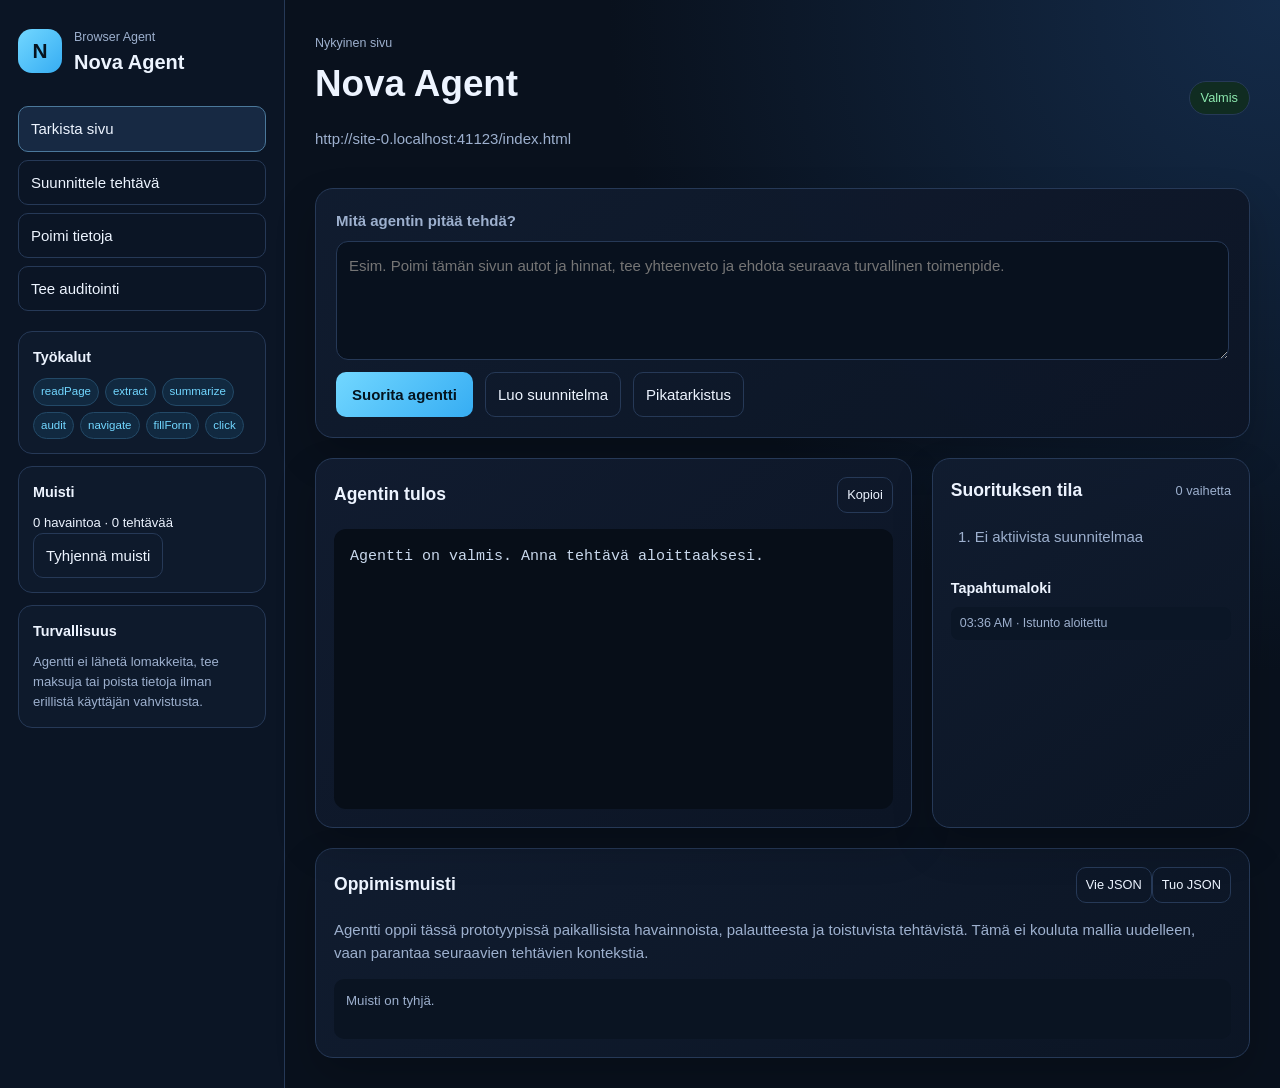
<file: index.html>
<!doctype html>
<html lang="fi">
<head>
  <meta charset="utf-8">
  <meta name="viewport" content="width=device-width,initial-scale=1">
  <title>Nova Agent</title>
  <meta name="description" content="Paikallinen selaimessa toimiva agentti: suunnittelu, työkalut, muisti ja turvallinen suoritus.">
  <link rel="stylesheet" href="styles.css">
</head>
<body>
  <div class="app-shell">
    <aside class="sidebar">
      <div class="brand"><span class="brand-mark">N</span><div><small>Browser Agent</small><h1>Nova Agent</h1></div></div>
      <nav class="nav" aria-label="Agentin tilat">
        <button class="nav-item active" data-mode="inspect">Tarkista sivu</button>
        <button class="nav-item" data-mode="plan">Suunnittele tehtävä</button>
        <button class="nav-item" data-mode="extract">Poimi tietoja</button>
        <button class="nav-item" data-mode="audit">Tee auditointi</button>
      </nav>
      <section class="side-card"><h3>Työkalut</h3><div class="tools"><span>readPage</span><span>extract</span><span>summarize</span><span>audit</span><span>navigate</span><span>fillForm</span><span>click</span></div></section>
      <section class="side-card"><h3>Muisti</h3><p id="memoryStats">0 havaintoa · 0 tehtävää</p><button id="clearMemory" class="small-button">Tyhjennä muisti</button></section>
      <section class="side-card"><h3>Turvallisuus</h3><p class="muted">Agentti ei lähetä lomakkeita, tee maksuja tai poista tietoja ilman erillistä käyttäjän vahvistusta.</p></section>
    </aside>

    <main class="workspace">
      <header class="topbar"><div><small class="label">Nykyinen sivu</small><h2 id="pageTitle">Nova Agent</h2><p id="pageUrl" class="muted"></p></div><span id="agentState" class="state ready">Valmis</span></header>
      <section class="task-card">
        <label for="taskInput">Mitä agentin pitää tehdä?</label>
        <textarea id="taskInput" rows="4" placeholder="Esim. Poimi tämän sivun autot ja hinnat, tee yhteenveto ja ehdota seuraava turvallinen toimenpide."></textarea>
        <div class="actions"><button id="runTask" class="primary">Suorita agentti</button><button id="planTask" class="secondary">Luo suunnitelma</button><button id="inspectTask" class="secondary">Pikatarkistus</button></div>
      </section>
      <section class="grid">
        <article class="panel output-panel"><div class="panel-title"><h3>Agentin tulos</h3><button id="copyOutput" class="icon-button">Kopioi</button></div><pre id="output">Agentti on valmis. Anna tehtävä aloittaaksesi.</pre><div id="approval" class="approval hidden"><strong>Vahvistusta tarvitaan</strong><p id="approvalText"></p><button id="approveAction" class="primary">Hyväksy toiminto</button><button id="rejectAction" class="secondary">Hylkää</button></div></article>
        <aside class="panel"><div class="panel-title"><h3>Suorituksen tila</h3><span id="stepCount">0 vaihetta</span></div><ol id="planList" class="plan-list"><li>Ei aktiivista suunnitelmaa</li></ol><h3 class="subheading">Tapahtumaloki</h3><ul id="logList" class="log-list"></ul></aside>
      </section>
      <section class="panel memory-panel"><div class="panel-title"><h3>Oppimismuisti</h3><div><button id="exportMemory" class="icon-button">Vie JSON</button><button id="importMemory" class="icon-button">Tuo JSON</button><input id="memoryFile" type="file" accept="application/json" hidden></div></div><p class="muted">Agentti oppii tässä prototyypissä paikallisista havainnoista, palautteesta ja toistuvista tehtävistä. Tämä ei kouluta mallia uudelleen, vaan parantaa seuraavien tehtävien kontekstia.</p><div id="memoryPreview" class="memory-preview">Muisti on tyhjä.</div></section>
    </main>
  </div>
  <script src="app.js"></script>
</body>
</html>
</file>
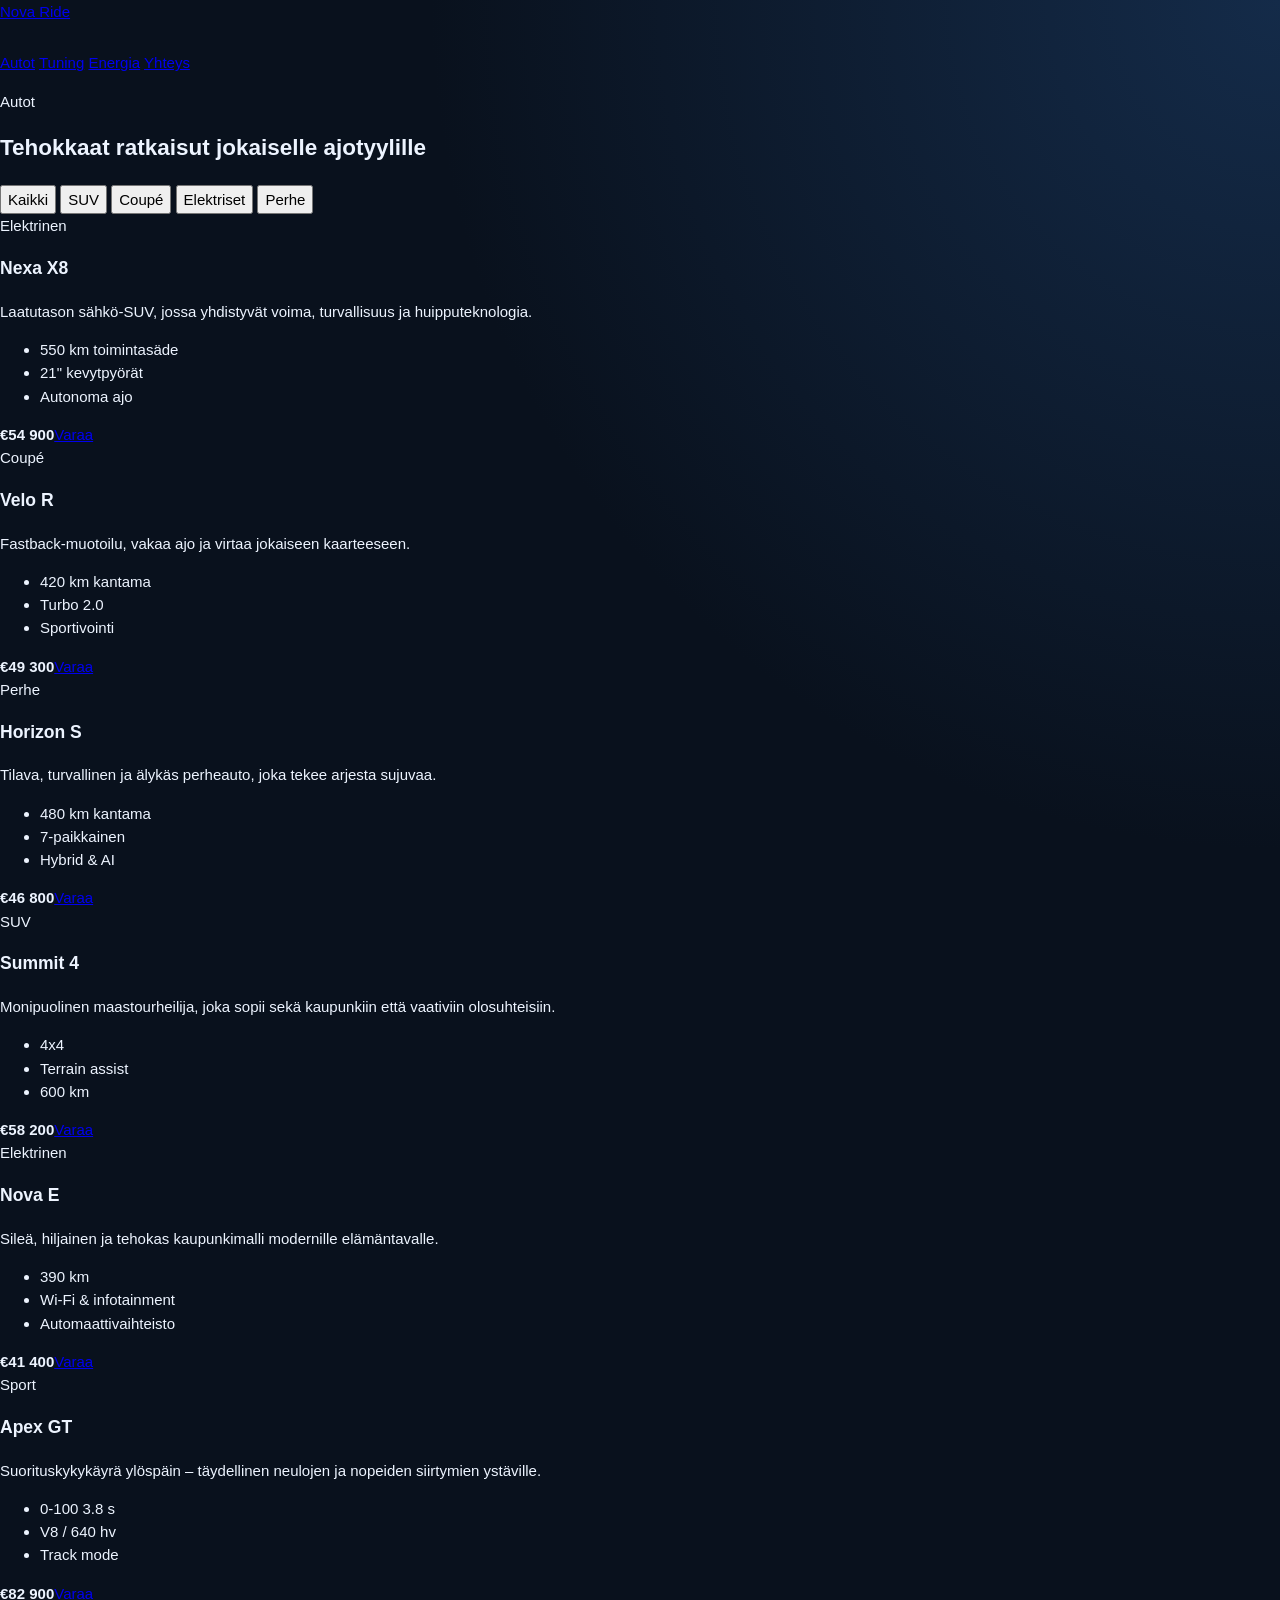
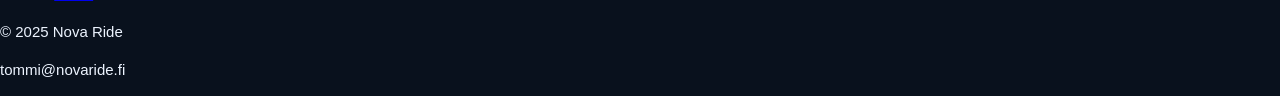
<file: catalog.html>
<!DOCTYPE html>
<html lang="fi">
  <head>
    <meta charset="UTF-8" />
    <meta name="viewport" content="width=device-width, initial-scale=1.0" />
    <title>Autot | Nova Ride</title>
    <link rel="stylesheet" href="styles.css" />
  </head>
  <body>
    <header class="site-header">
      <div class="container nav-wrap">
        <a class="brand" href="index.html">Nova Ride</a>
        <nav class="main-nav" aria-label="Päävalikko">
          <a href="catalog.html">Autot</a>
          <a href="tuning.html">Tuning</a>
          <a href="solar.html">Energia</a>
          <a href="contact.html">Yhteys</a>
        </nav>
      </div>
    </header>

    <main class="page-shell">
      <section class="page-hero small-hero">
        <div class="container">
          <p class="eyebrow">Autot</p>
          <h1>Tehokkaat ratkaisut jokaiselle ajotyylille</h1>
        </div>
      </section>

      <section class="section-spacing">
        <div class="container">
          <div class="filter-row" aria-label="Suodattimet">
            <button class="chip active">Kaikki</button>
            <button class="chip">SUV</button>
            <button class="chip">Coupé</button>
            <button class="chip">Elektriset</button>
            <button class="chip">Perhe</button>
          </div>

          <div class="card-grid three-up">
            <article class="product-card showcase">
              <div class="badge">Elektrinen</div>
              <h3>Nexa X8</h3>
              <p>Laatutason sähkö-SUV, jossa yhdistyvät voima, turvallisuus ja huipputeknologia.</p>
              <ul>
                <li>550 km toimintasäde</li>
                <li>21&quot; kevytpyörät</li>
                <li>Autonoma ajo</li>
              </ul>
              <div class="price-row"><strong>€54 900</strong><a href="contact.html">Varaa</a></div>
            </article>

            <article class="product-card showcase">
              <div class="badge">Coupé</div>
              <h3>Velo R</h3>
              <p>Fastback-muotoilu, vakaa ajo ja virtaa jokaiseen kaarteeseen.</p>
              <ul>
                <li>420 km kantama</li>
                <li>Turbo 2.0</li>
                <li>Sportivointi</li>
              </ul>
              <div class="price-row"><strong>€49 300</strong><a href="contact.html">Varaa</a></div>
            </article>

            <article class="product-card showcase">
              <div class="badge">Perhe</div>
              <h3>Horizon S</h3>
              <p>Tilava, turvallinen ja älykäs perheauto, joka tekee arjesta sujuvaa.</p>
              <ul>
                <li>480 km kantama</li>
                <li>7-paikkainen</li>
                <li>Hybrid & AI</li>
              </ul>
              <div class="price-row"><strong>€46 800</strong><a href="contact.html">Varaa</a></div>
            </article>

            <article class="product-card showcase">
              <div class="badge">SUV</div>
              <h3>Summit 4</h3>
              <p>Monipuolinen maastourheilija, joka sopii sekä kaupunkiin että vaativiin olosuhteisiin.</p>
              <ul>
                <li>4x4</li>
                <li>Terrain assist</li>
                <li>600 km</li>
              </ul>
              <div class="price-row"><strong>€58 200</strong><a href="contact.html">Varaa</a></div>
            </article>

            <article class="product-card showcase">
              <div class="badge">Elektrinen</div>
              <h3>Nova E</h3>
              <p>Sileä, hiljainen ja tehokas kaupunkimalli modernille elämäntavalle.</p>
              <ul>
                <li>390 km</li>
                <li>Wi-Fi & infotainment</li>
                <li>Automaattivaihteisto</li>
              </ul>
              <div class="price-row"><strong>€41 400</strong><a href="contact.html">Varaa</a></div>
            </article>

            <article class="product-card showcase">
              <div class="badge">Sport</div>
              <h3>Apex GT</h3>
              <p>Suorituskykykäyrä ylöspäin – täydellinen neulojen ja nopeiden siirtymien ystäville.</p>
              <ul>
                <li>0-100 3.8 s</li>
                <li>V8 / 640 hv</li>
                <li>Track mode</li>
              </ul>
              <div class="price-row"><strong>€82 900</strong><a href="contact.html">Varaa</a></div>
            </article>
          </div>
        </div>
      </section>
    </main>

    <footer class="site-footer">
      <div class="container footer-inner">
        <p>© 2025 Nova Ride</p>
        <p>tommi@novaride.fi</p>
      </div>
    </footer>
  </body>
</html>
</file>
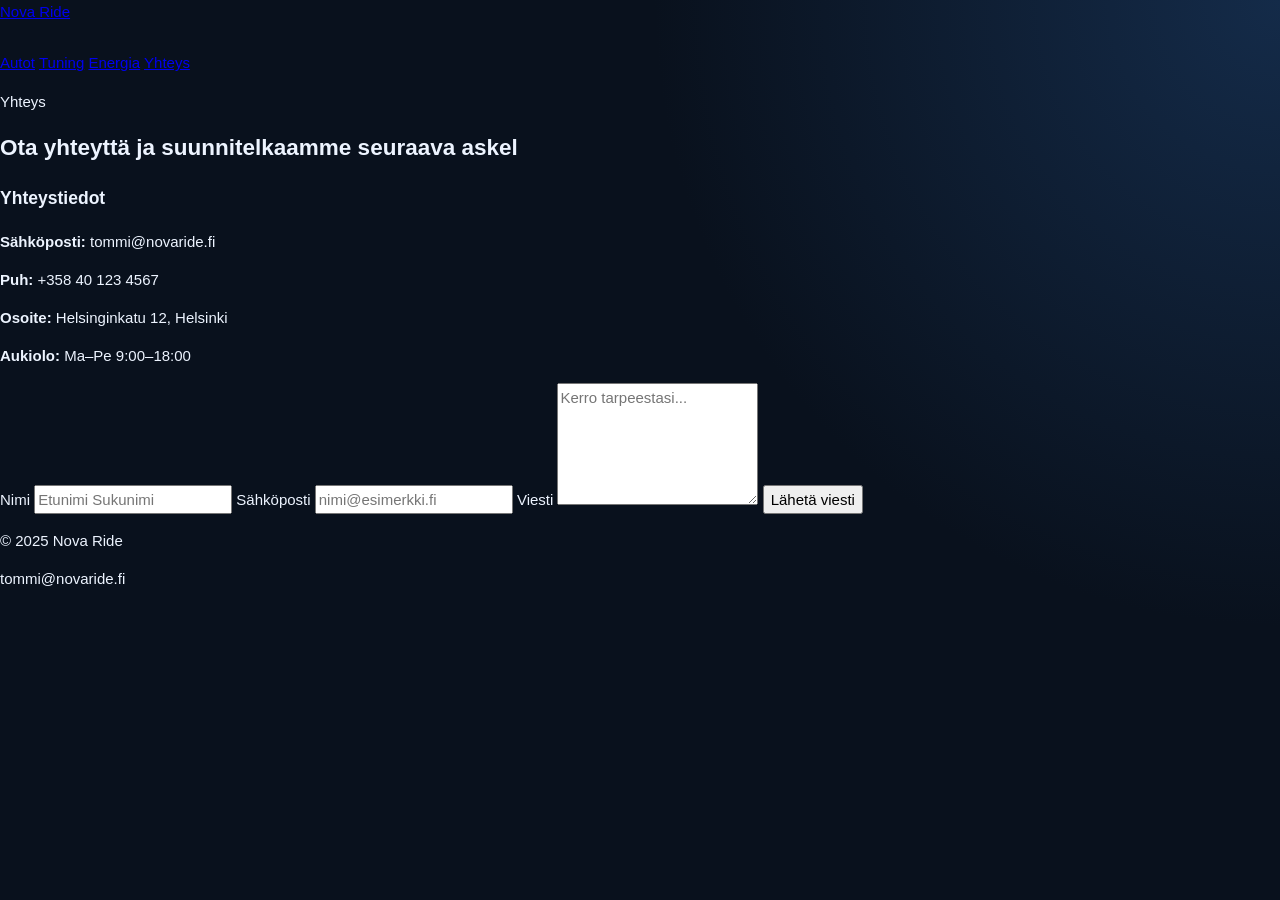
<file: contact.html>
<!DOCTYPE html>
<html lang="fi">
  <head>
    <meta charset="UTF-8" />
    <meta name="viewport" content="width=device-width, initial-scale=1.0" />
    <title>Yhteys | Nova Ride</title>
    <link rel="stylesheet" href="styles.css" />
  </head>
  <body>
    <header class="site-header">
      <div class="container nav-wrap">
        <a class="brand" href="index.html">Nova Ride</a>
        <nav class="main-nav" aria-label="Päävalikko">
          <a href="catalog.html">Autot</a>
          <a href="tuning.html">Tuning</a>
          <a href="solar.html">Energia</a>
          <a href="contact.html">Yhteys</a>
        </nav>
      </div>
    </header>

    <main class="page-shell">
      <section class="page-hero small-hero">
        <div class="container">
          <p class="eyebrow">Yhteys</p>
          <h1>Ota yhteyttä ja suunnitelkaamme seuraava askel</h1>
        </div>
      </section>

      <section class="section-spacing">
        <div class="container contact-layout">
          <div class="contact-card">
            <h3>Yhteystiedot</h3>
            <p><strong>Sähköposti:</strong> tommi@novaride.fi</p>
            <p><strong>Puh:</strong> +358 40 123 4567</p>
            <p><strong>Osoite:</strong> Helsinginkatu 12, Helsinki</p>
            <p><strong>Aukiolo:</strong> Ma–Pe 9:00–18:00</p>
          </div>

          <form class="contact-form">
            <label>
              Nimi
              <input type="text" name="name" placeholder="Etunimi Sukunimi" />
            </label>
            <label>
              Sähköposti
              <input type="email" name="email" placeholder="nimi@esimerkki.fi" />
            </label>
            <label>
              Viesti
              <textarea name="message" rows="5" placeholder="Kerro tarpeestasi..."></textarea>
            </label>
            <button type="submit" class="button button-primary">Lähetä viesti</button>
          </form>
        </div>
      </section>
    </main>

    <footer class="site-footer">
      <div class="container footer-inner">
        <p>© 2025 Nova Ride</p>
        <p>tommi@novaride.fi</p>
      </div>
    </footer>
  </body>
</html>
</file>
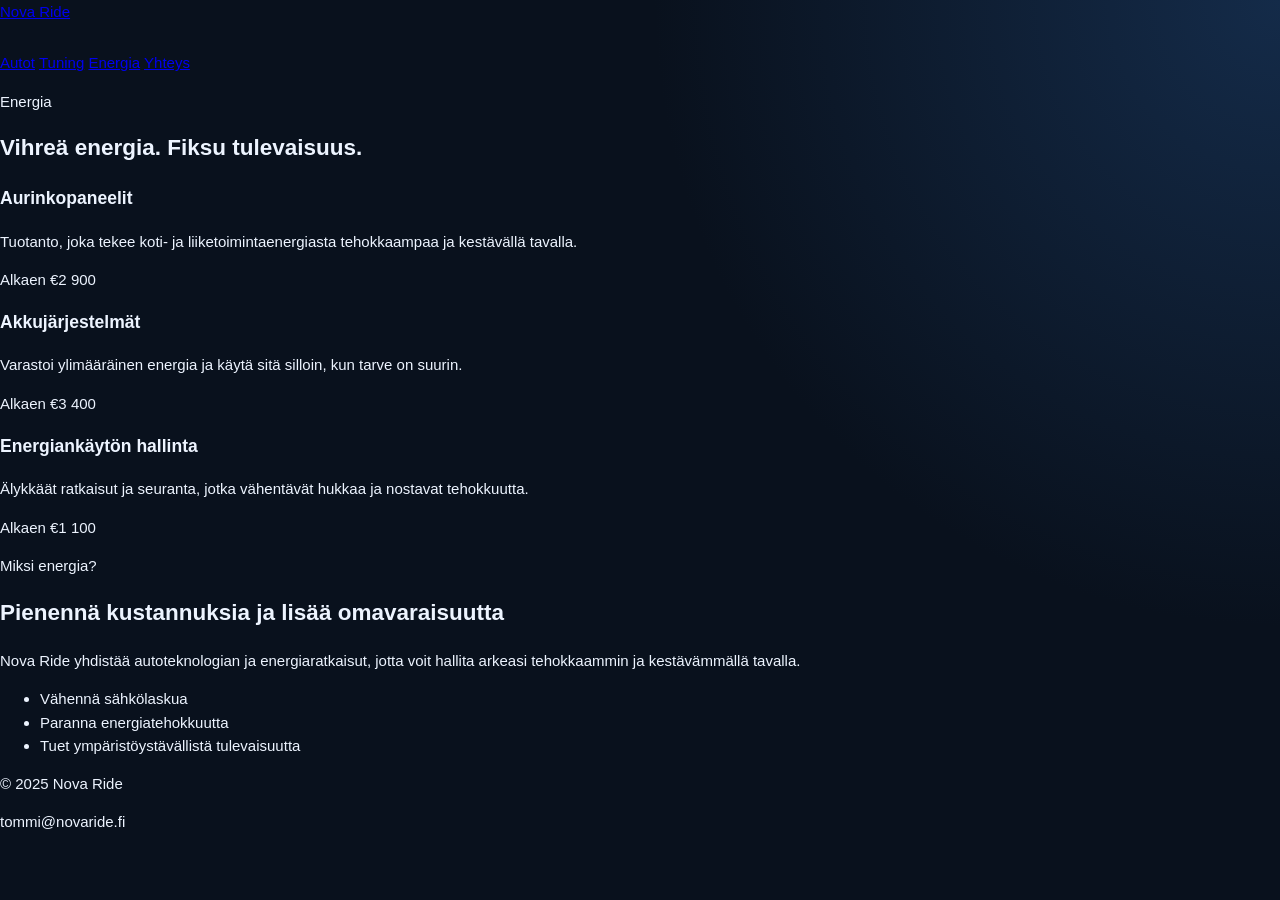
<file: solar.html>
<!DOCTYPE html>
<html lang="fi">
  <head>
    <meta charset="UTF-8" />
    <meta name="viewport" content="width=device-width, initial-scale=1.0" />
    <title>Energia | Nova Ride</title>
    <link rel="stylesheet" href="styles.css" />
  </head>
  <body>
    <header class="site-header">
      <div class="container nav-wrap">
        <a class="brand" href="index.html">Nova Ride</a>
        <nav class="main-nav" aria-label="Päävalikko">
          <a href="catalog.html">Autot</a>
          <a href="tuning.html">Tuning</a>
          <a href="solar.html">Energia</a>
          <a href="contact.html">Yhteys</a>
        </nav>
      </div>
    </header>

    <main class="page-shell">
      <section class="page-hero small-hero">
        <div class="container">
          <p class="eyebrow">Energia</p>
          <h1>Vihreä energia. Fiksu tulevaisuus.</h1>
        </div>
      </section>

      <section class="section-spacing">
        <div class="container card-grid three-up">
          <article class="feature-panel">
            <h3>Aurinkopaneelit</h3>
            <p>Tuotanto, joka tekee koti- ja liiketoimintaenergiasta tehokkaampaa ja kestävällä tavalla.</p>
            <span class="pricing">Alkaen €2 900</span>
          </article>

          <article class="feature-panel">
            <h3>Akkujärjestelmät</h3>
            <p>Varastoi ylimääräinen energia ja käytä sitä silloin, kun tarve on suurin.</p>
            <span class="pricing">Alkaen €3 400</span>
          </article>

          <article class="feature-panel">
            <h3>Energiankäytön hallinta</h3>
            <p>Älykkäät ratkaisut ja seuranta, jotka vähentävät hukkaa ja nostavat tehokkuutta.</p>
            <span class="pricing">Alkaen €1 100</span>
          </article>
        </div>
      </section>

      <section class="section-spacing muted-section">
        <div class="container two-column">
          <div>
            <p class="eyebrow">Miksi energia?</p>
            <h2>Pienennä kustannuksia ja lisää omavaraisuutta</h2>
            <p>
              Nova Ride yhdistää autoteknologian ja energiaratkaisut, jotta voit hallita arkeasi tehokkaammin ja kestävämmällä tavalla.
            </p>
          </div>
          <div class="check-list">
            <ul>
              <li>Vähennä sähkölaskua</li>
              <li>Paranna energiatehokkuutta</li>
              <li>Tuet ympäristöystävällistä tulevaisuutta</li>
            </ul>
          </div>
        </div>
      </section>
    </main>

    <footer class="site-footer">
      <div class="container footer-inner">
        <p>© 2025 Nova Ride</p>
        <p>tommi@novaride.fi</p>
      </div>
    </footer>
  </body>
</html>
</file>
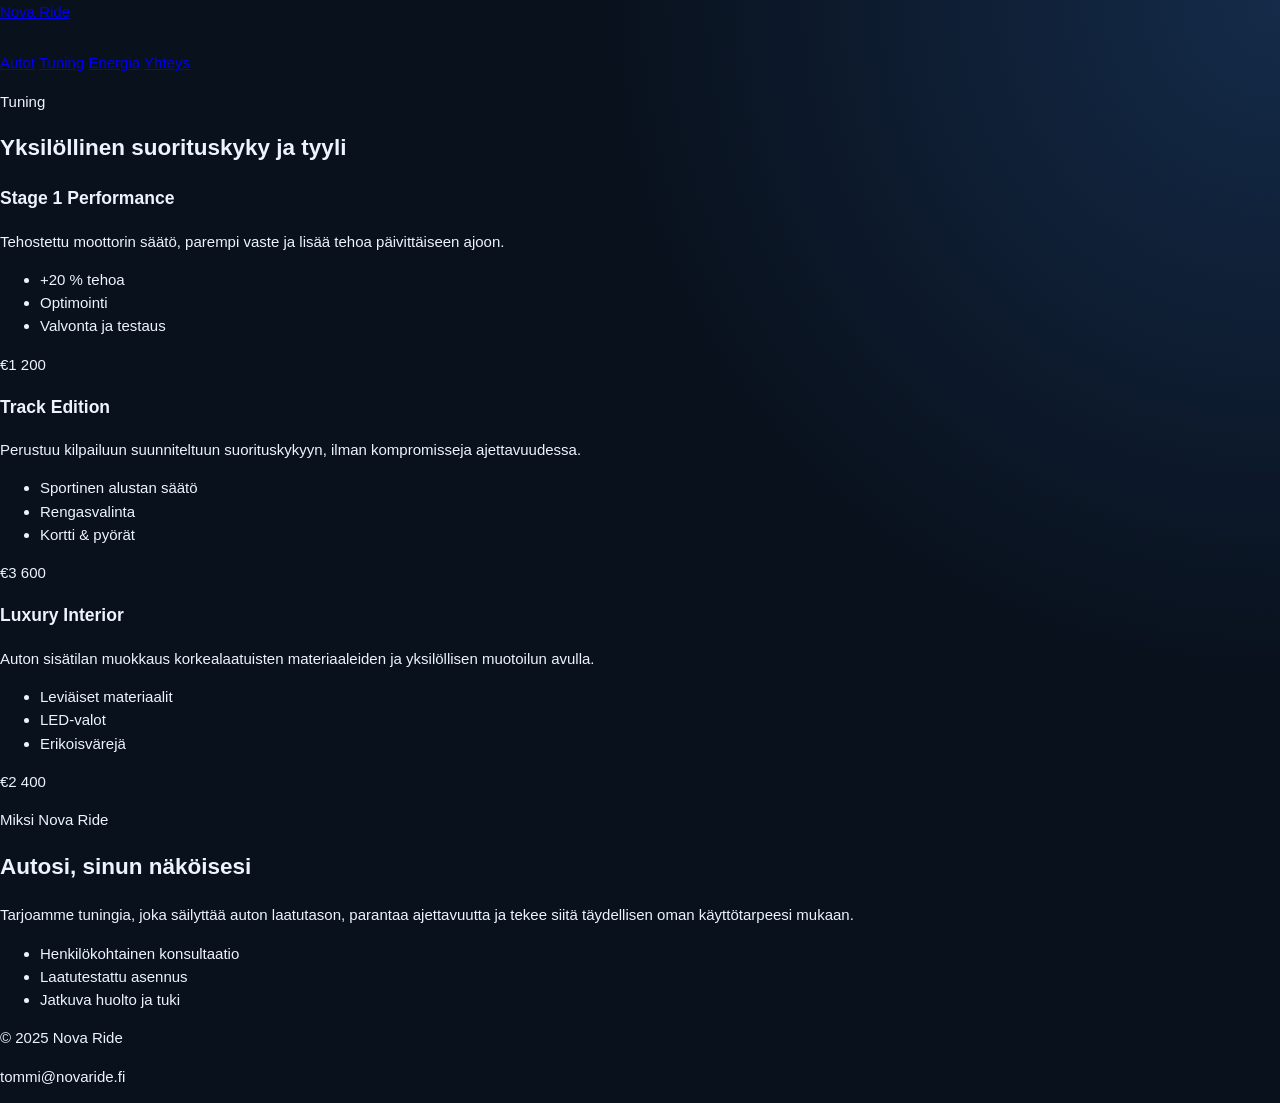
<file: tuning.html>
<!DOCTYPE html>
<html lang="fi">
  <head>
    <meta charset="UTF-8" />
    <meta name="viewport" content="width=device-width, initial-scale=1.0" />
    <title>Tuning | Nova Ride</title>
    <link rel="stylesheet" href="styles.css" />
  </head>
  <body>
    <header class="site-header">
      <div class="container nav-wrap">
        <a class="brand" href="index.html">Nova Ride</a>
        <nav class="main-nav" aria-label="Päävalikko">
          <a href="catalog.html">Autot</a>
          <a href="tuning.html">Tuning</a>
          <a href="solar.html">Energia</a>
          <a href="contact.html">Yhteys</a>
        </nav>
      </div>
    </header>

    <main class="page-shell">
      <section class="page-hero small-hero">
        <div class="container">
          <p class="eyebrow">Tuning</p>
          <h1>Yksilöllinen suorituskyky ja tyyli</h1>
        </div>
      </section>

      <section class="section-spacing">
        <div class="container">
          <div class="card-grid three-up">
            <article class="feature-panel">
              <h3>Stage 1 Performance</h3>
              <p>Tehostettu moottorin säätö, parempi vaste ja lisää tehoa päivittäiseen ajoon.</p>
              <ul>
                <li>+20 % tehoa</li>
                <li>Optimointi</li>
                <li>Valvonta ja testaus</li>
              </ul>
              <span class="pricing">€1 200</span>
            </article>

            <article class="feature-panel">
              <h3>Track Edition</h3>
              <p>Perustuu kilpailuun suunniteltuun suorituskykyyn, ilman kompromisseja ajettavuudessa.</p>
              <ul>
                <li>Sportinen alustan säätö</li>
                <li>Rengasvalinta</li>
                <li>Kortti & pyörät</li>
              </ul>
              <span class="pricing">€3 600</span>
            </article>

            <article class="feature-panel">
              <h3>Luxury Interior</h3>
              <p>Auton sisätilan muokkaus korkealaatuisten materiaaleiden ja yksilöllisen muotoilun avulla.</p>
              <ul>
                <li>Leviäiset materiaalit</li>
                <li>LED-valot</li>
                <li>Erikoisvärejä</li>
              </ul>
              <span class="pricing">€2 400</span>
            </article>
          </div>
        </div>
      </section>

      <section class="section-spacing muted-section">
        <div class="container two-column">
          <div>
            <p class="eyebrow">Miksi Nova Ride</p>
            <h2>Autosi, sinun näköisesi</h2>
            <p>
              Tarjoamme tuningia, joka säilyttää auton laatutason, parantaa ajettavuutta ja tekee siitä täydellisen oman käyttötarpeesi mukaan.
            </p>
          </div>
          <div class="check-list">
            <ul>
              <li>Henkilökohtainen konsultaatio</li>
              <li>Laatutestattu asennus</li>
              <li>Jatkuva huolto ja tuki</li>
            </ul>
          </div>
        </div>
      </section>
    </main>

    <footer class="site-footer">
      <div class="container footer-inner">
        <p>© 2025 Nova Ride</p>
        <p>tommi@novaride.fi</p>
      </div>
    </footer>
  </body>
</html>
</file>
<file: styles.css>
:root{--bg:#09111d;--panel:#111c30;--panel2:#162641;--line:#263957;--text:#edf4ff;--muted:#9db0ce;--primary:#72d7ff;--primary2:#36adf3;--ok:#8ce8ae;--warn:#ffd166;--bad:#ff8585}*{box-sizing:border-box}body{margin:0;min-height:100vh;background:radial-gradient(circle at top right,#142b49 0,transparent 40%),var(--bg);color:var(--text);font:15px/1.55 Inter,Segoe UI,sans-serif}button,input,textarea{font:inherit}button{cursor:pointer}.app-shell{display:grid;grid-template-columns:285px 1fr;min-height:100vh}.sidebar{padding:24px 18px;background:#0b1525;border-right:1px solid var(--line)}.brand{display:flex;gap:12px;align-items:center;margin-bottom:28px}.brand h1{font-size:1.25rem;margin:0}.brand small,.label,.muted{color:var(--muted)}.brand-mark{display:grid;place-items:center;width:44px;height:44px;border-radius:14px;background:linear-gradient(135deg,var(--primary),var(--primary2));color:#06131f;font-size:1.3rem;font-weight:900}.nav{display:grid;gap:8px;margin-bottom:20px}.nav-item,.small-button,.icon-button,.secondary{color:var(--text);background:transparent;border:1px solid var(--line);border-radius:10px;padding:10px 12px;text-align:left}.nav-item:hover,.nav-item.active,.small-button:hover,.icon-button:hover,.secondary:hover{background:#172943;border-color:#4b789b}.side-card{padding:14px;margin:12px 0;border:1px solid var(--line);border-radius:14px;background:#0e1a2c}.side-card h3{font-size:.9rem;margin:0 0 9px}.side-card p{font-size:.82rem;margin:0}.tools{display:flex;flex-wrap:wrap;gap:6px}.tools span{font-size:.72rem;color:var(--primary);background:#112940;border:1px solid #234967;border-radius:20px;padding:4px 7px}.workspace{padding:30px;max-width:1250px;width:100%;margin:auto}.topbar,.panel-title,.actions{display:flex;align-items:center;justify-content:space-between;gap:12px;flex-wrap:wrap}.topbar{margin-bottom:22px}.topbar h2{margin:2px 0;font-size:clamp(1.5rem,3vw,2.3rem)}.state{padding:6px 11px;border-radius:30px;font-size:.8rem;border:1px solid var(--line)}.state.ready,.state.done{color:var(--ok);background:#102c21}.state.busy{color:var(--warn);background:#322914}.state.error{color:var(--bad);background:#32191f}.task-card,.panel{background:linear-gradient(145deg,rgba(17,28,48,.96),rgba(12,21,37,.96));border:1px solid var(--line);border-radius:18px;box-shadow:0 18px 40px #0003}.task-card{padding:20px;margin-bottom:20px}.task-card label{display:block;color:var(--muted);font-weight:700;margin-bottom:9px}.task-card textarea{display:block;width:100%;resize:vertical;min-height:105px;background:#08111e;color:var(--text);border:1px solid var(--line);border-radius:12px;padding:12px}.actions{justify-content:flex-start;margin-top:12px}.primary{border:0;border-radius:10px;padding:11px 16px;background:linear-gradient(135deg,var(--primary),var(--primary2));color:#04131e;font-weight:800}.grid{display:grid;grid-template-columns:minmax(0,1.5fr) minmax(270px,.8fr);gap:20px}.panel{padding:18px}.panel-title h3{margin:0}.panel-title span{color:var(--muted);font-size:.8rem}.icon-button{font-size:.8rem;padding:7px 9px}.output-panel pre{white-space:pre-wrap;min-height:280px;margin:16px 0 0;padding:16px;border-radius:12px;background:#070e18;color:#c9d8ec;overflow:auto}.plan-list{padding-left:24px;color:var(--muted)}.plan-list li{padding:6px 0}.plan-list li.active{color:var(--primary);font-weight:700}.plan-list li.done{color:var(--ok);text-decoration:line-through}.subheading{font-size:.9rem;margin:22px 0 8px}.log-list{list-style:none;padding:0;margin:0;display:grid;gap:7px;max-height:250px;overflow:auto}.log-list li{font-size:.78rem;color:var(--muted);padding:7px 9px;background:#0b1626;border-radius:8px}.approval{margin-top:12px;padding:13px;border:1px solid #705c28;border-radius:12px;background:#292315}.approval p{color:var(--muted);margin:5px 0 10px}.hidden{display:none}.memory-panel{margin-top:20px}.memory-preview{margin-top:14px;padding:12px;border-radius:10px;background:#0a1422;color:var(--muted);white-space:pre-wrap;font-size:.83rem;min-height:60px}@media(max-width:900px){.app-shell{grid-template-columns:1fr}.sidebar{border-right:0;border-bottom:1px solid var(--line)}.grid{grid-template-columns:1fr}.workspace{padding:18px}}
</file>
